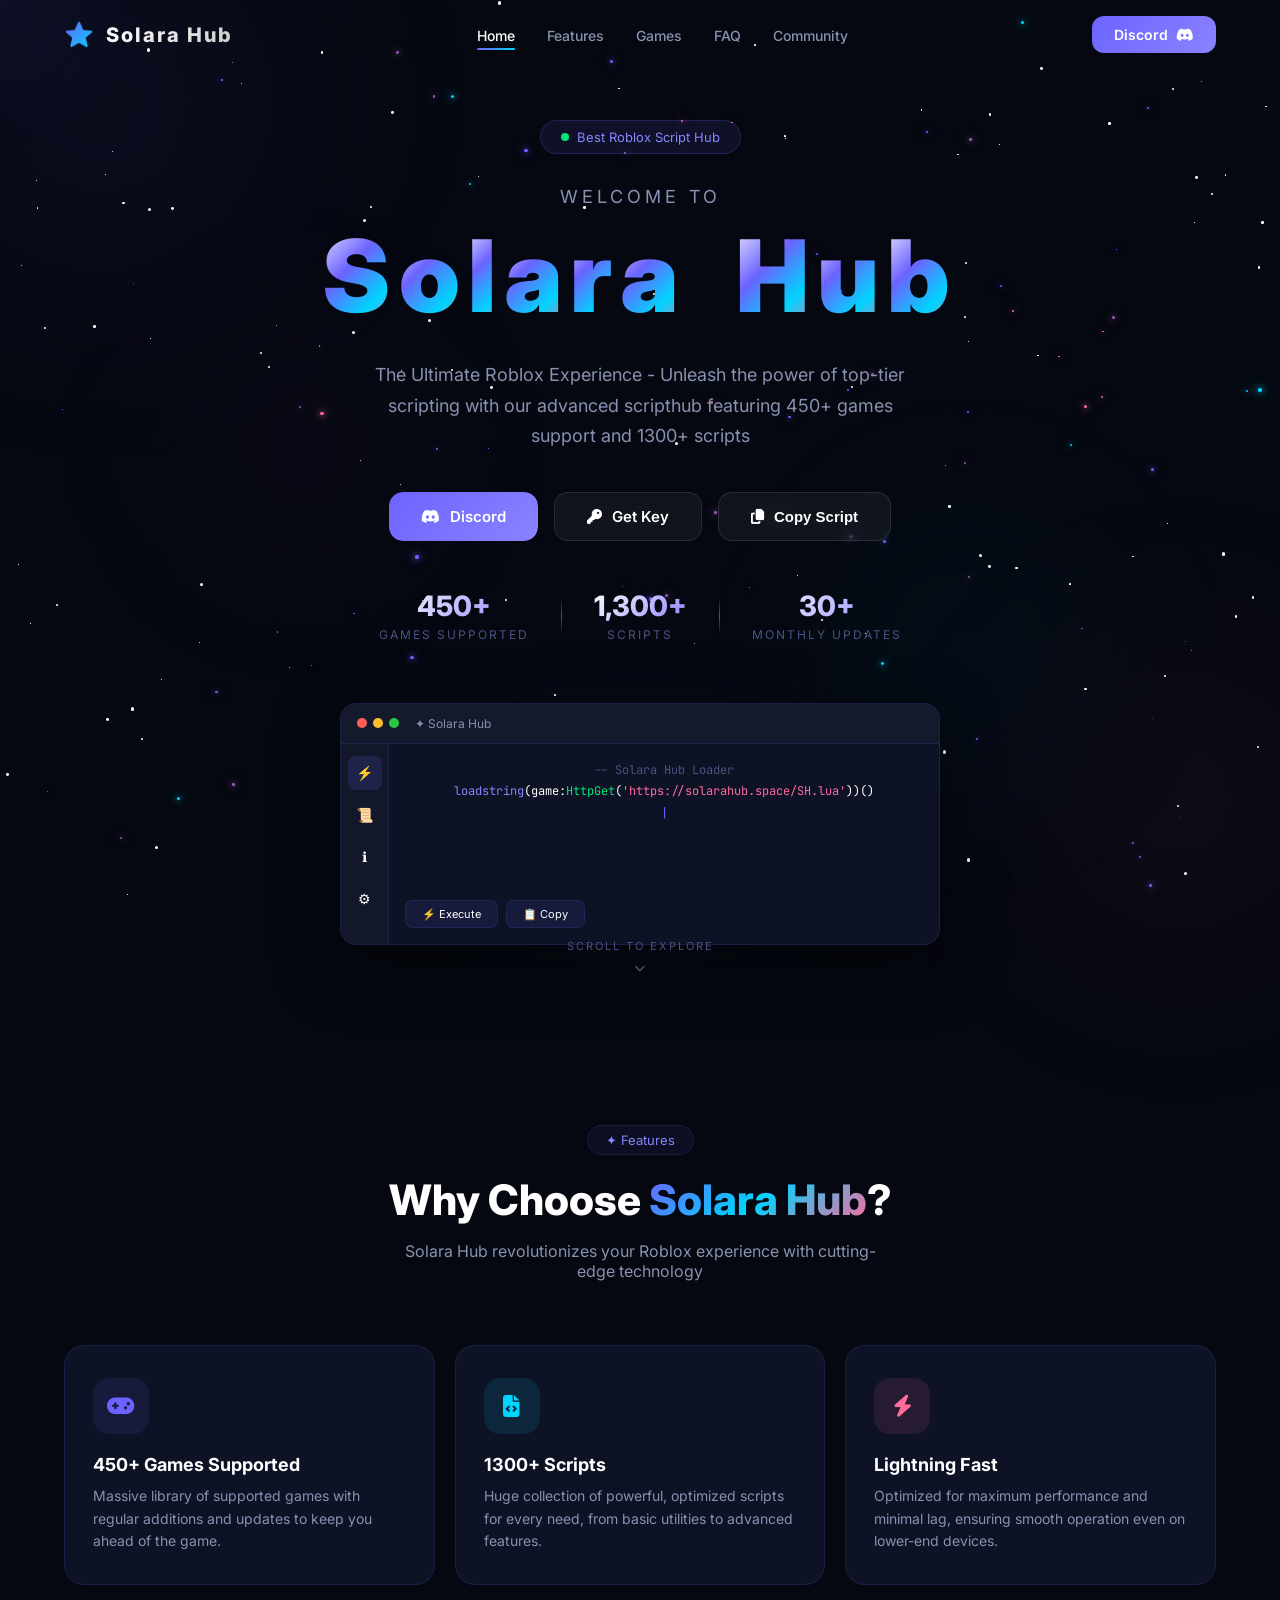
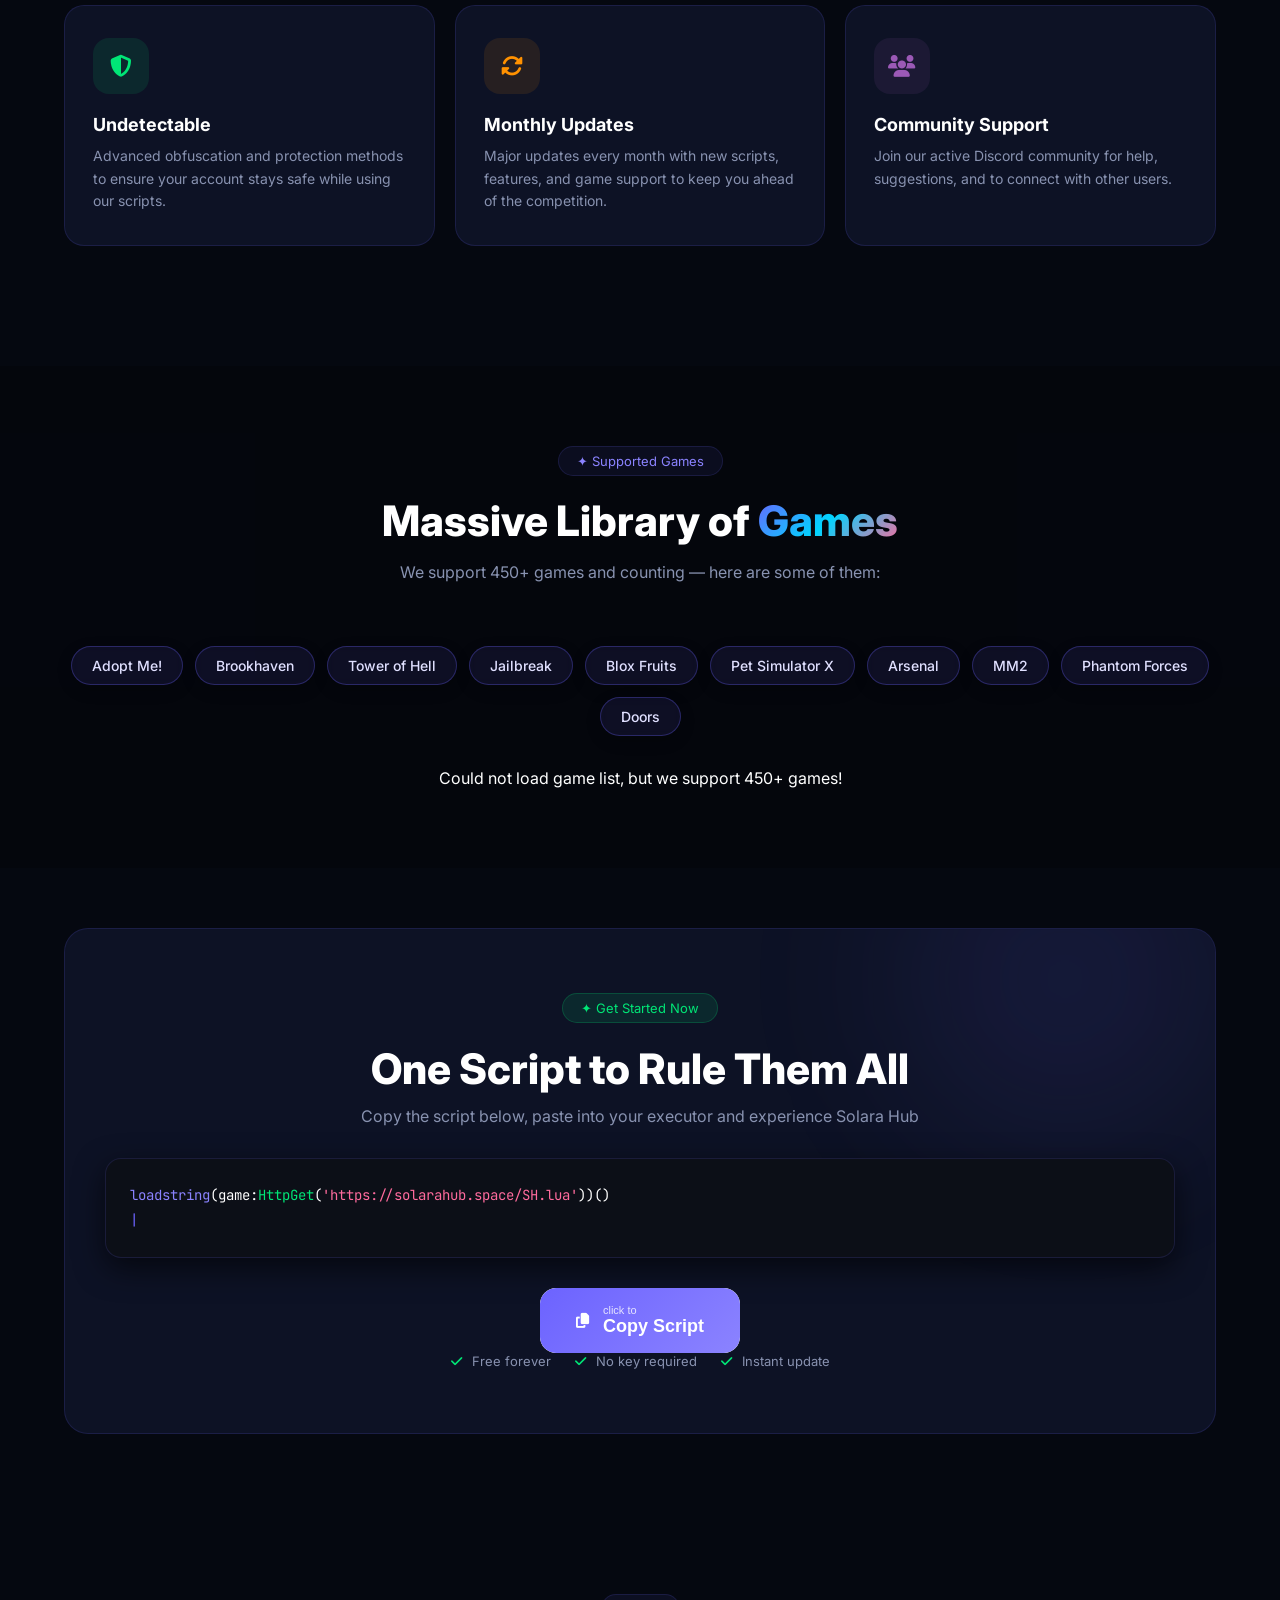
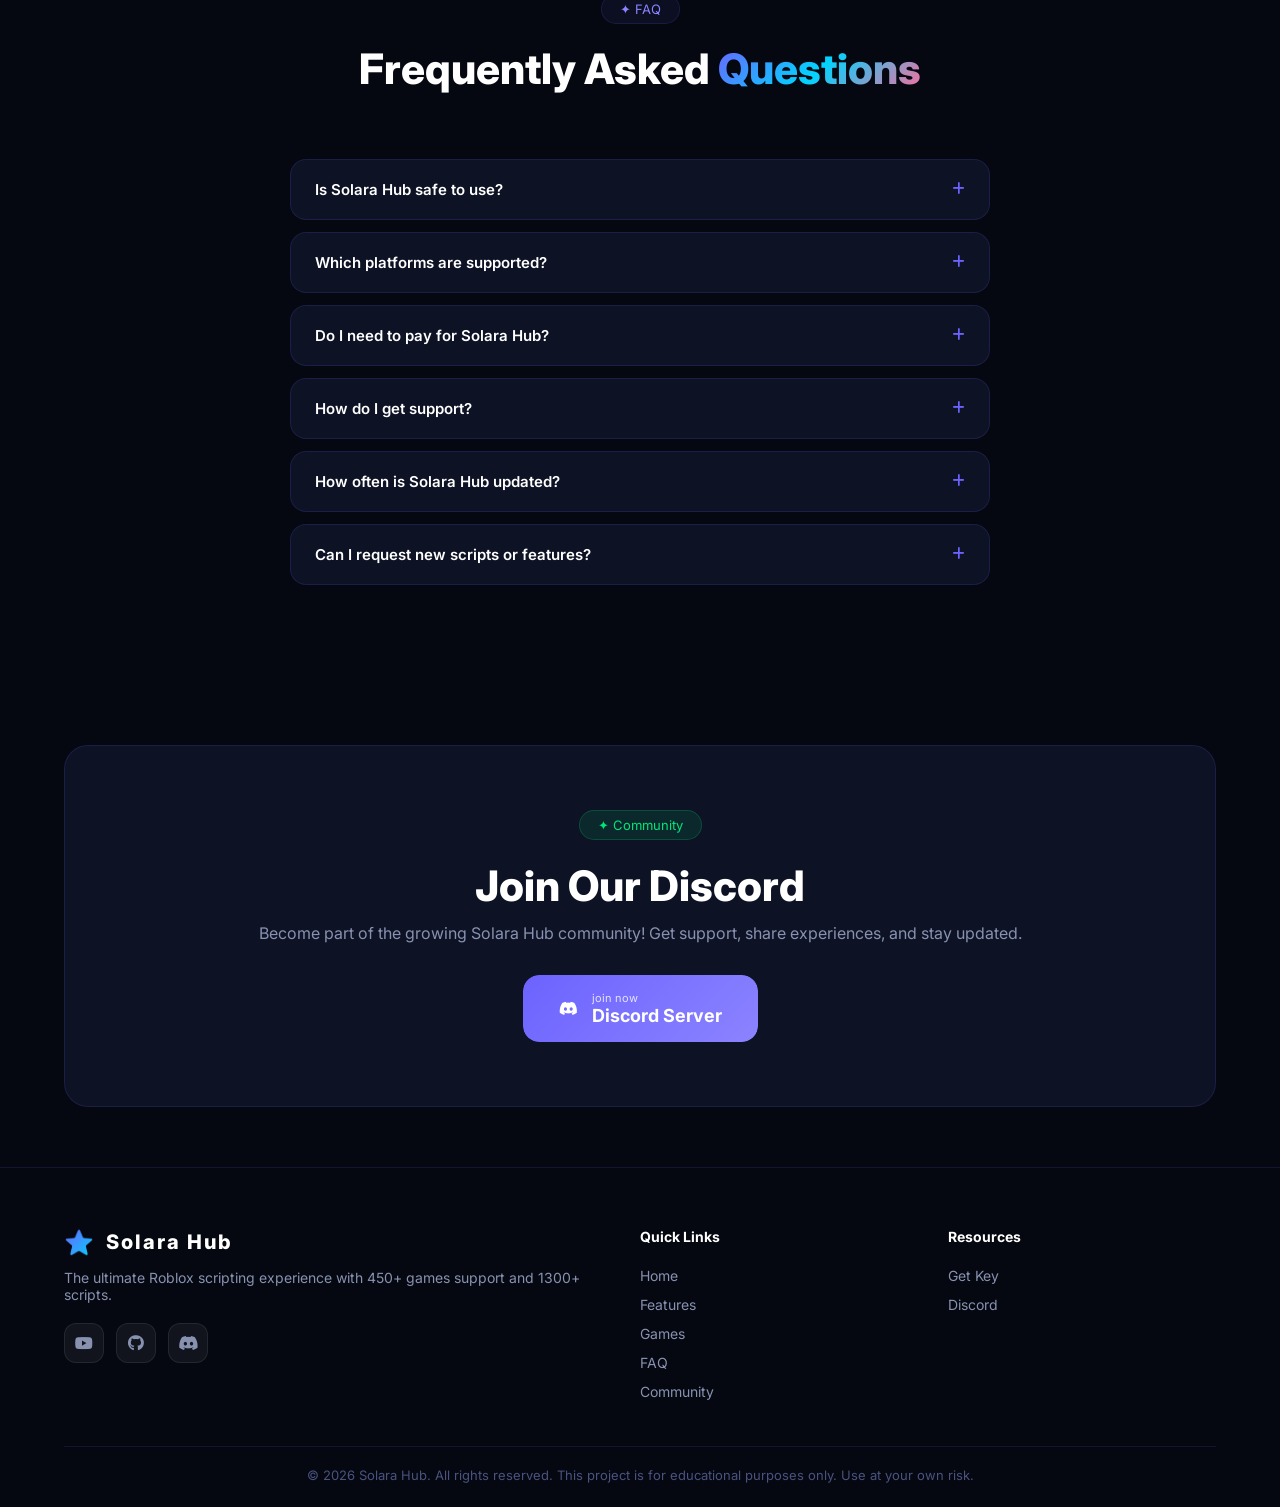
<file: index.html>
<!DOCTYPE html>
<html lang="en">
<head>
    <meta charset="UTF-8">
    <meta name="viewport" content="width=device-width, initial-scale=1.0">
    <title>Solara Hub — The Ultimate Roblox Script Hub</title>
    <link href="https://fonts.googleapis.com/css2?family=Inter:wght@300;400;500;600;700;800;900&family=JetBrains+Mono:wght@400;500&display=swap" rel="stylesheet">
    <link rel="stylesheet" href="https://cdnjs.cloudflare.com/ajax/libs/font-awesome/6.5.0/css/all.min.css">
    <link rel="icon" href="data:image/svg+xml,<svg xmlns='http://www.w3.org/2000/svg' viewBox='0 0 100 100'><text y='.9em' font-size='90' fill='%23a855f7'>⭐</text></svg>">
    <style>
        * {
            margin: 0;
            padding: 0;
            box-sizing: border-box;
        }

        :root {
            --bg-dark: #050810;
            --bg-deep: #0a0e1a;
            --bg-card: #0d1225;
            --bg-card-hover: #111836;
            --accent: #6c63ff;
            --accent-light: #8b83ff;
            --cyan: #00d4ff;
            --pink: #ff6b9d;
            --purple: #9b59b6;
            --green: #00e676;
            --orange: #ff9100;
            --text: #ffffff;
            --text-muted: #8892b0;
            --text-dim: #4a5280;
            --border: rgba(108, 99, 255, 0.15);
            --glow: rgba(108,  99, 255, 0.4);
        }

        html {
            scroll-behavior: smooth;
            overflow-x: hidden;
        }

        body {
            font-family: 'Inter', -apple-system, sans-serif;
            background: var(--bg-dark);
            color: var(--text);
            overflow-x: hidden;
        }

        .container {
            max-width: 1200px;
            margin: 0 auto;
            padding: 0 24px;
        }

        .stars-container {
            position: fixed;
            top: 0;
            left: 0;
            width: 100%;
            height: 100%;
            pointer-events: none;
            z-index: 0;
        }

        .star {
            position: absolute;
            border-radius: 50%;
            background: white;
            animation: twinkle var(--duration) ease-in-out infinite alternate;
            animation-delay: var(--delay);
        }

        .star.colored {
            box-shadow: 0 0 6px var(--color), 0 0 12px var(--color);
        }

        @keyframes twinkle {
            0% { opacity: var(--from-opacity); transform: scale(1); }
            100% { opacity: var(--to-opacity); transform: scale(1.3); }
        }

        .nebula {
            position: fixed;
            border-radius: 50%;
            pointer-events: none;
            z-index: 0;
            filter: blur(80px);
        }

        .nebula-1 {
            width: 600px;
            height: 600px;
            background: radial-gradient(circle, rgba(108, 99, 255, 0.08), transparent 70%);
            top: -200px;
            left: -200px;
            animation: nebulaDrift 20s ease-in-out infinite alternate;
        }

        .nebula-2 {
            width: 500px;
            height: 500px;
            background: radial-gradient(circle, rgba(255, 107, 157, 0.06), transparent 70%);
            bottom: -150px;
            right: -150px;
            animation: nebulaDrift 25s ease-in-out infinite alternate-reverse;
        }

        .nebula-3 {
            width: 400px;
            height: 400px;
            background: radial-gradient(circle, rgba(0, 212, 255, 0.05), transparent 70%);
            top: 50%;
            left: 60%;
            animation: nebulaDrift 18s ease-in-out infinite alternate;
        }

        .nebula-4 {
            width: 350px;
            height: 350px;
            background: radial-gradient(circle, rgba(155, 89, 182, 0.06), transparent 70%);
            top: 30%;
            left: 10%;
            animation: nebulaDrift 22s ease-in-out infinite alternate-reverse;
        }

        @keyframes nebulaDrift {
            0% { transform: translate(0, 0) scale(1); }
            50% { transform: translate(40px, -30px) scale(1.1); }
            100% { transform: translate(-20px, 20px) scale(0.95); }
        }

        .shooting-star {
            position: fixed;
            width: 150px;
            height: 1px;
            background: linear-gradient(90deg, white, transparent);
            opacity: 0;
            z-index: 1;
            animation: shoot var(--shoot-duration, 3s) linear infinite;
            animation-delay: var(--shoot-delay, 0s);
            top: var(--shoot-top, 20%);
            left: -150px;
            transform: rotate(-15deg);
        }

        .shooting-star:nth-child(1) { --shoot-duration: 2.5s; --shoot-delay: 1s; --shoot-top: 15%; }
        .shooting-star:nth-child(2) { --shoot-duration: 3.5s; --shoot-delay: 4s; --shoot-top: 35%; }
        .shooting-star:nth-child(3) { --shoot-duration: 2s; --shoot-delay: 7s; --shoot-top: 55%; }
        .shooting-star:nth-child(4) { --shoot-duration: 4s; --shoot-delay: 10s; --shoot-top: 25%; }
        .shooting-star:nth-child(5) { --shoot-duration: 3s; --shoot-delay: 14s; --shoot-top: 70%; }

        @keyframes shoot {
            0% { left: -150px; opacity: 0; }
            5% { opacity: 1; }
            70% { opacity: 1; }
            100% { left: 110vw; opacity: 0; }
        }

        .cursor-glow {
            position: fixed;
            width: 300px;
            height: 300px;
            background: radial-gradient(circle, rgba(108, 99, 255, 0.06), transparent 70%);
            border-radius: 50%;
            pointer-events: none;
            z-index: 1;
            transform: translate(-50%, -50%);
            transition: transform 0.1s ease;
        }

        .navbar {
            position: fixed;
            top: 0;
            left: 0;
            right: 0;
            z-index: 1000;
            padding: 16px 0;
            transition: all 0.3s ease;
        }

        .navbar.scrolled {
            background: rgba(5, 8, 16, 0.9);
            backdrop-filter: blur(20px);
            border-bottom: 1px solid var(--border);
            padding: 10px 0;
        }

        .nav-container {
            max-width: 1200px;
            margin: 0 auto;
            padding: 0 24px;
            display: flex;
            align-items: center;
            justify-content: space-between;
        }

        .nav-logo {
            display: flex;
            align-items: center;
            gap: 10px;
            text-decoration: none;
            color: white;
            font-size: 20px;
            font-weight: 800;
            letter-spacing: 2px;
        }

        .logo-icon {
            font-size: 24px;
            background: linear-gradient(135deg, var(--accent), var(--cyan));
            -webkit-background-clip: text;
            -webkit-text-fill-color: transparent;
            animation: logoSpin 4s linear infinite;
        }

        @keyframes logoSpin {
            0%, 100% { transform: rotate(0deg) scale(1); }
            25% { transform: rotate(90deg) scale(1.1); }
            50% { transform: rotate(180deg) scale(1); }
            75% { transform: rotate(270deg) scale(1.1); }
        }

        .logo-text {
            background: linear-gradient(135deg, #fff, #ccc);
            -webkit-background-clip: text;
            -webkit-text-fill-color: transparent;
        }

        .nav-links {
            display: flex;
            list-style: none;
            gap: 32px;
        }

        .nav-link {
            color: var(--text-muted);
            text-decoration: none;
            font-size: 14px;
            font-weight: 500;
            transition: all 0.3s ease;
            position: relative;
            padding: 4px 0;
        }

        .nav-link::after {
            content: '';
            position: absolute;
            bottom: -2px;
            left: 0;
            width: 0;
            height: 2px;
            background: linear-gradient(90deg, var(--accent), var(--cyan));
            border-radius: 2px;
            transition: width 0.3s ease;
        }

        .nav-link:hover, .nav-link.active {
            color: white;
        }

        .nav-link:hover::after, .nav-link.active::after {
            width: 100%;
        }

        .nav-cta {
            display: flex;
            align-items: center;
            gap: 8px;
            padding: 10px 22px;
            background: linear-gradient(135deg, var(--accent), #8b83ff);
            color: white;
            text-decoration: none;
            border-radius: 12px;
            font-size: 14px;
            font-weight: 600;
            transition: all 0.3s ease;
            overflow: hidden;
        }

        .nav-cta:hover {
            transform: translateY(-2px);
            box-shadow: 0 8px 30px rgba(108, 99, 255, 0.4);
        }

        .mobile-toggle {
            display: none;
            flex-direction: column;
            gap: 5px;
            background: none;
            border: none;
            cursor: pointer;
            padding: 5px;
        }

        .mobile-toggle span {
            width: 24px;
            height: 2px;
            background: white;
            border-radius: 2px;
            transition: all 0.3s ease;
        }

        .hero {
            min-height: 100vh;
            display: flex;
            flex-direction: column;
            align-items: center;
            justify-content: center;
            position: relative;
            z-index: 2;
            padding: 120px 24px 60px;
            text-align: center;
        }

        .hero-content {
            max-width: 800px;
        }

        .hero-badge {
            display: inline-flex;
            align-items: center;
            gap: 8px;
            padding: 8px 20px;
            background: rgba(108, 99, 255, 0.1);
            border: 1px solid rgba(108, 99, 255, 0.2);
            border-radius: 50px;
            font-size: 13px;
            color: var(--accent-light);
            margin-bottom: 32px;
            animation: badgePulse 3s ease-in-out infinite;
        }

        .badge-dot {
            width: 8px;
            height: 8px;
            background: var(--green);
            border-radius: 50%;
            animation: dotPulse 2s ease-in-out infinite;
        }

        @keyframes dotPulse {
            0%, 100% { opacity: 1; transform: scale(1); }
            50% { opacity: 0.5; transform: scale(0.8); }
        }

        @keyframes badgePulse {
            0%, 100% { box-shadow: 0 0 0 0 rgba(108, 99, 255, 0.1); }
            50% { box-shadow: 0 0 0 8px rgba(108, 99, 255, 0); }
        }

        .hero-title {
            margin-bottom: 24px;
        }

        .title-line {
            display: block;
            font-size: 18px;
            font-weight: 400;
            color: var(--text-muted);
            letter-spacing: 4px;
            text-transform: uppercase;
            margin-bottom: 8px;
        }

        .title-main {
            display: inline-flex;
            font-size: clamp(60px, 12vw, 100px);
            font-weight: 900;
            letter-spacing: 8px;
        }

        .letter {
            display: inline-block;
            background: linear-gradient(135deg, #ffffff 0%, var(--accent) 40%, var(--cyan) 70%, var(--pink) 100%);
            -webkit-background-clip: text;
            -webkit-text-fill-color: transparent;
            animation: letterFloat 3s ease-in-out infinite;
            animation-delay: calc(var(--i) * 0.15s);
        }

        .letter.space {
            min-width: 0.5em;
        }

        @keyframes letterFloat {
            0%, 100% { transform: translateY(0); }
            50% { transform: translateY(-8px); }
        }

        .hero-subtitle {
            font-size: 18px;
            color: var(--text-muted);
            line-height: 1.7;
            margin-bottom: 40px;
            max-width: 550px;
            margin-left: auto;
            margin-right: auto;
        }

        .hero-buttons {
            display: flex;
            gap: 16px;
            justify-content: center;
            flex-wrap: wrap;
            margin-bottom: 48px;
        }

        .btn {
            position: relative;
            display: inline-flex;
            align-items: center;
            text-decoration: none;
            border-radius: 14px;
            font-weight: 600;
            font-size: 15px;
            transition: all 0.3s ease;
            overflow: hidden;
            cursor: pointer;
            border: none;
        }

        .btn-content {
            position: relative;
            z-index: 2;
            display: flex;
            align-items: center;
            gap: 10px;
            padding: 14px 32px;
        }

        .btn-primary {
            color: white;
        }

        .btn-primary .btn-bg {
            position: absolute;
            inset: 0;
            background: linear-gradient(135deg, var(--accent), #8b83ff, var(--cyan));
            background-size: 200% 200%;
            animation: gradientShift 3s ease infinite;
            z-index: 1;
            border-radius: 14px;
        }

        @keyframes gradientShift {
            0% { background-position: 0% 50%; }
            50% { background-position: 100% 50%; }
            100% { background-position: 0% 50%; }
        }

        .btn-primary:hover {
            transform: translateY(-3px);
            box-shadow: 0 12px 40px rgba(108, 99, 255, 0.5);
        }

        .btn-primary:active {
            transform: translateY(-1px) scale(0.98);
        }

        .btn-secondary {
            color: white;
            background: rgba(255, 255, 255, 0.05);
            border: 1px solid rgba(255, 255, 255, 0.1);
            backdrop-filter: blur(10px);
        }

        .btn-secondary:hover {
            background: rgba(255, 255, 255, 0.1);
            border-color: rgba(108, 99, 255, 0.3);
            transform: translateY(-3px);
            box-shadow: 0 8px 30px rgba(108, 99, 255, 0.2);
        }

        .hero-stats {
            display: flex;
            align-items: center;
            justify-content: center;
            gap: 32px;
        }

        .hero-stat {
            text-align: center;
        }

        .stat-number {
            display: block;
            font-size: 28px;
            font-weight: 800;
            background: linear-gradient(135deg, white, var(--accent-light));
            -webkit-background-clip: text;
            -webkit-text-fill-color: transparent;
        }

        .stat-label {
            font-size: 12px;
            color: var(--text-dim);
            text-transform: uppercase;
            letter-spacing: 2px;
            margin-top: 4px;
        }

        .hero-stat-divider {
            width: 1px;
            height: 40px;
            background: linear-gradient(to bottom, transparent, var(--text-dim), transparent);
        }

        .hero-preview {
            margin-top: 60px;
            position: relative;
        }

        .preview-window {
            background: var(--bg-card);
            border-radius: 16px;
            border: 1px solid var(--border);
            overflow: hidden;
            width: 600px;
            max-width: 90vw;
            margin: 0 auto;
            box-shadow: 0 20px 60px rgba(0, 0, 0, 0.5);
            position: relative;
            z-index: 2;
        }

        .preview-glow {
            position: absolute;
            inset: -20px;
            background: radial-gradient(ellipse at center, rgba(108, 99, 255, 0.15), transparent 70%);
            z-index: 1;
            filter: blur(40px);
        }

        .preview-titlebar {
            display: flex;
            align-items: center;
            padding: 12px 16px;
            background: rgba(255, 255, 255, 0.03);
            border-bottom: 1px solid var(--border);
        }

        .preview-dots {
            display: flex;
            gap: 6px;
            margin-right: 16px;
        }

        .dot {
            width: 10px;
            height: 10px;
            border-radius: 50%;
            background: var(--text-dim);
        }

        .dot.red { background: #ff5f57; }
        .dot.yellow { background: #ffbd2e; }
        .dot.green { background: #28c840; }

        .preview-title {
            font-size: 12px;
            color: var(--text-muted);
        }

        .preview-body {
            display: flex;
            min-height: 200px;
        }

        .preview-sidebar {
            width: 48px;
            background: rgba(255, 255, 255, 0.02);
            border-right: 1px solid var(--border);
            display: flex;
            flex-direction: column;
            align-items: center;
            padding: 12px 0;
            gap: 8px;
        }

        .preview-nav-item {
            width: 34px;
            height: 34px;
            display: flex;
            align-items: center;
            justify-content: center;
            border-radius: 8px;
            font-size: 14px;
            cursor: default;
            transition: background 0.2s;
        }

        .preview-nav-item.active {
            background: rgba(108, 99, 255, 0.15);
        }

        .preview-content {
            flex: 1;
            padding: 16px;
            display: flex;
            flex-direction: column;
            justify-content: space-between;
        }

        .preview-code {
            font-family: 'JetBrains Mono', monospace;
            font-size: 12px;
            line-height: 1.8;
        }

        .code-comment { color: #4a5280; }
        .code-keyword { color: var(--accent-light); }
        .code-var { color: var(--cyan); }
        .code-func { color: var(--green); }
        .code-string { color: var(--pink); }
        .code-cursor {
            color: var(--accent);
            animation: cursorBlink 1s step-end infinite;
        }

        @keyframes cursorBlink {
            0%, 100% { opacity: 1; }
            50% { opacity: 0; }
        }

        .preview-buttons {
            display: flex;
            gap: 8px;
            margin-top: 16px;
        }

        .preview-btn {
            padding: 6px 16px;
            border-radius: 8px;
            font-size: 11px;
            background: rgba(108, 99, 255, 0.1);
            border: 1px solid rgba(108, 99, 255, 0.15);
            color: white;
            cursor: default;
            transition: all 0.2s;
        }

        .preview-btn:hover {
            background: rgba(108, 99, 255, 0.2);
        }

        .hero-scroll {
            position: absolute;
            bottom: 30px;
            left: 50%;
            transform: translateX(-50%);
            display: flex;
            flex-direction: column;
            align-items: center;
            gap: 8px;
            color: var(--text-dim);
            font-size: 11px;
            letter-spacing: 2px;
            text-transform: uppercase;
        }

        .scroll-arrow {
            animation: scrollBounce 2s ease-in-out infinite;
        }

        @keyframes scrollBounce {
            0%, 100% { transform: translateY(0); }
            50% { transform: translateY(8px); }
        }

        .section-header {
            text-align: center;
            margin-bottom: 64px;
        }

        .section-badge {
            display: inline-block;
            padding: 6px 18px;
            background: rgba(108, 99, 255, 0.08);
            border: 1px solid rgba(108, 99, 255, 0.15);
            border-radius: 50px;
            font-size: 13px;
            color: var(--accent-light);
            margin-bottom: 20px;
        }

        .section-title {
            font-size: clamp(28px, 5vw, 42px);
            font-weight: 800;
            margin-bottom: 16px;
            line-height: 1.2;
        }

        .gradient-text {
            background: linear-gradient(135deg, var(--accent), var(--cyan), var(--pink));
            -webkit-background-clip: text;
            -webkit-text-fill-color: transparent;
        }

        .section-subtitle {
            font-size: 16px;
            color: var(--text-muted);
            max-width: 500px;
            margin: 0 auto;
        }

        .features {
            position: relative;
            z-index: 2;
            padding: 120px 0;
        }

        .features-grid {
            display: grid;
            grid-template-columns: repeat(3, 1fr);
            gap: 20px;
        }

        .feature-card {
            background: var(--bg-card);
            border: 1px solid var(--border);
            border-radius: 20px;
            padding: 32px 28px;
            transition: all 0.4s cubic-bezier(0.4, 0, 0.2, 1);
            position: relative;
            overflow: hidden;
        }

        .feature-card:hover {
            transform: translateY(-8px);
            border-color: rgba(108, 99, 255, 0.3);
            box-shadow: 0 20px 50px rgba(108, 99, 255, 0.15);
        }

        .feature-card .feature-decoration {
            position: absolute;
            top: 0;
            left: 0;
            right: 0;
            height: 2px;
            background: linear-gradient(90deg, transparent, var(--accent), transparent);
            opacity: 0;
            transition: opacity 0.4s ease;
        }

        .feature-card:hover .feature-decoration {
            opacity: 1;
        }

        .feature-icon {
            width: 56px;
            height: 56px;
            border-radius: 16px;
            display: flex;
            align-items: center;
            justify-content: center;
            font-size: 22px;
            margin-bottom: 20px;
            position: relative;
            background: rgba(108, 99, 255, 0.1);
            color: var(--accent);
        }

        .feature-icon.cyan { background: rgba(0, 212, 255, 0.1); color: var(--cyan); }
        .feature-icon.pink { background: rgba(255, 107, 157, 0.1); color: var(--pink); }
        .feature-icon.green { background: rgba(0, 230, 118, 0.1); color: var(--green); }
        .feature-icon.orange { background: rgba(255, 145, 0, 0.1); color: var(--orange); }
        .feature-icon.purple { background: rgba(155, 89, 182, 0.1); color: var(--purple); }

        .icon-glow {
            position: absolute;
            inset: -10px;
            background: radial-gradient(circle, rgba(108, 99, 255, 0.2), transparent 70%);
            border-radius: 50%;
            opacity: 0;
            transition: opacity 0.4s ease;
        }

        .icon-glow.cyan { background: radial-gradient(circle, rgba(0, 212, 255, 0.2), transparent 70%); }
        .icon-glow.pink { background: radial-gradient(circle, rgba(255, 107, 157, 0.2), transparent 70%); }
        .icon-glow.green { background: radial-gradient(circle, rgba(0, 230, 118, 0.2), transparent 70%); }
        .icon-glow.orange { background: radial-gradient(circle, rgba(255, 145, 0, 0.2), transparent 70%); }
        .icon-glow.purple { background: radial-gradient(circle, rgba(155, 89, 182, 0.2), transparent 70%); }

        .feature-card:hover .icon-glow { opacity: 1; }

        .feature-card h3 {
            font-size: 18px;
            font-weight: 700;
            margin-bottom: 10px;
        }

        .feature-card p {
            color: var(--text-muted);
            font-size: 14px;
            line-height: 1.6;
        }

        .games-section {
            position: relative;
            z-index: 2;
            padding: 80px 0;
            background: rgba(0,0,0,0.2);
        }

        .games-grid {
            display: flex;
            flex-wrap: wrap;
            gap: 12px;
            justify-content: center;
            margin-top: 40px;
        }

        .game-tag {
            background: rgba(108, 99, 255, 0.1);
            border: 1px solid rgba(108, 99, 255, 0.3);
            backdrop-filter: blur(4px);
            padding: 10px 20px;
            border-radius: 40px;
            font-weight: 500;
            color: #e0e0ff;
            transition: all 0.3s ease;
            font-size: 14px;
            box-shadow: 0 5px 15px rgba(0,0,0,0.2);
        }

        .game-tag:hover {
            border-color: var(--accent);
            transform: translateY(-3px);
            box-shadow: 0 10px 25px rgba(108, 99, 255, 0.3);
            background: rgba(108, 99, 255, 0.2);
            color: white;
        }

        .download-section {
            position: relative;
            z-index: 2;
            padding: 60px 0;
        }

        .download-card {
            background: var(--bg-card);
            border: 1px solid var(--border);
            border-radius: 24px;
            padding: 64px 40px;
            text-align: center;
            position: relative;
            overflow: hidden;
        }

        .download-bg {
            position: absolute;
            inset: 0;
            overflow: hidden;
        }

        .download-nebula {
            position: absolute;
            width: 500px;
            height: 500px;
            background: radial-gradient(circle, rgba(108, 99, 255, 0.12), transparent 70%);
            top: -200px;
            right: -100px;
            filter: blur(60px);
        }

        .download-content {
            position: relative;
            z-index: 2;
        }

        .download-badge {
            display: inline-block;
            padding: 6px 18px;
            background: rgba(0, 230, 118, 0.1);
            border: 1px solid rgba(0, 230, 118, 0.2);
            border-radius: 50px;
            font-size: 13px;
            color: var(--green);
            margin-bottom: 20px;
        }

        .download-content h2 {
            font-size: 42px;
            font-weight: 800;
            margin-bottom: 12px;
        }

        .download-content p {
            font-size: 16px;
            color: var(--text-muted);
            margin-bottom: 32px;
        }

        .script-box {
            background: #0c0f17;
            border-radius: 16px;
            padding: 24px;
            margin: 30px 0;
            border: 1px solid var(--border);
            font-family: 'JetBrains Mono', monospace;
            text-align: left;
            position: relative;
            box-shadow: 0 10px 30px rgba(0,0,0,0.6);
        }

        .script-box .preview-code {
            font-size: 14px;
        }

        .btn-download {
            display: inline-flex;
            color: white;
            border-radius: 16px;
        }

        .btn-download .btn-bg {
            position: absolute;
            inset: 0;
            background: linear-gradient(135deg, var(--accent), #8b83ff, var(--cyan));
            background-size: 200% 200%;
            animation: gradientShift 3s ease infinite;
            z-index: 1;
            border-radius: 16px;
        }

        .btn-download .btn-content {
            padding: 16px 36px;
            gap: 14px;
        }

        .btn-download:hover {
            transform: translateY(-3px);
            box-shadow: 0 16px 50px rgba(108, 99, 255, 0.5);
        }

        .btn-text {
            display: flex;
            flex-direction: column;
            text-align: left;
        }

        .btn-small {
            font-size: 11px;
            opacity: 0.8;
            font-weight: 400;
        }

        .btn-large {
            font-size: 18px;
            font-weight: 700;
        }

        .download-info {
            display: flex;
            gap: 24px;
            justify-content: center;
            color: var(--text-muted);
            font-size: 13px;
        }

        .download-info i {
            color: var(--green);
            margin-right: 6px;
        }

        .faq-section {
            position: relative;
            z-index: 2;
            padding: 100px 0;
        }

        .faq-list {
            max-width: 700px;
            margin: 0 auto;
            display: flex;
            flex-direction: column;
            gap: 12px;
        }

        .faq-item {
            background: var(--bg-card);
            border: 1px solid var(--border);
            border-radius: 16px;
            overflow: hidden;
            transition: all 0.3s ease;
        }

        .faq-item:hover {
            border-color: rgba(108, 99, 255, 0.25);
        }

        .faq-item.active {
            border-color: rgba(108, 99, 255, 0.3);
            box-shadow: 0 8px 30px rgba(108, 99, 255, 0.1);
        }

        .faq-question {
            display: flex;
            justify-content: space-between;
            align-items: center;
            padding: 20px 24px;
            cursor: pointer;
            font-weight: 600;
            font-size: 15px;
            transition: color 0.3s ease;
        }

        .faq-question:hover { color: var(--accent-light); }

        .faq-question i {
            font-size: 14px;
            color: var(--accent);
            transition: transform 0.3s ease;
        }

        .faq-item.active .faq-question i {
            transform: rotate(45deg);
        }

        .faq-answer {
            max-height: 0;
            overflow: hidden;
            transition: max-height 0.4s ease-out, padding 0.3s ease;
        }

        .faq-item.active .faq-answer {
            max-height: 200px;
            padding: 0 24px 20px;
        }

        .faq-answer p {
            color: var(--text-muted);
            font-size: 14px;
            line-height: 1.7;
        }

        .footer {
            position: relative;
            z-index: 2;
            border-top: 1px solid var(--border);
            padding: 60px 0 24px;
        }

        .footer-grid {
            display: grid;
            grid-template-columns: 2fr 1fr 1fr;
            gap: 40px;
            margin-bottom: 40px;
        }

        .footer-logo {
            display: flex;
            align-items: center;
            gap: 10px;
            font-size: 20px;
            font-weight: 800;
            letter-spacing: 2px;
            margin-bottom: 12px;
            color: white;
        }

        .footer-brand p {
            color: var(--text-muted);
            font-size: 14px;
            margin-bottom: 20px;
        }

        .footer-socials {
            display: flex;
            gap: 12px;
        }

        .social-link {
            width: 40px;
            height: 40px;
            display: flex;
            align-items: center;
            justify-content: center;
            border-radius: 12px;
            background: rgba(255, 255, 255, 0.05);
            border: 1px solid rgba(255, 255, 255, 0.08);
            color: var(--text-muted);
            text-decoration: none;
            font-size: 16px;
            transition: all 0.3s ease;
        }

        .social-link:hover {
            background: rgba(108, 99, 255, 0.15);
            border-color: rgba(108, 99, 255, 0.3);
            color: var(--accent-light);
            transform: translateY(-3px);
        }

        .footer-links h4 {
            font-size: 14px;
            font-weight: 700;
            margin-bottom: 16px;
            color: white;
        }

        .footer-links a {
            display: block;
            color: var(--text-muted);
            text-decoration: none;
            font-size: 14px;
            padding: 6px 0;
            transition: color 0.3s ease;
        }

        .footer-links a:hover {
            color: var(--accent-light);
        }

        .footer-bottom {
            border-top: 1px solid var(--border);
            padding-top: 20px;
            text-align: center;
        }

        .footer-bottom p {
            color: var(--text-dim);
            font-size: 13px;
        }

        .toast {
            position: fixed;
            bottom: 30px;
            left: 50%;
            transform: translateX(-50%) translateY(20px);
            background: var(--bg-card);
            border: 1px solid var(--accent);
            border-radius: 60px;
            padding: 14px 30px;
            color: white;
            font-weight: 500;
            backdrop-filter: blur(10px);
            z-index: 9999;
            opacity: 0;
            transition: opacity 0.3s, transform 0.3s;
            box-shadow: 0 0 30px var(--accent);
            display: flex;
            align-items: center;
            gap: 10px;
        }

        .toast.show {
            opacity: 1;
            transform: translateX(-50%) translateY(0);
        }

        .toast i {
            color: var(--green);
            font-size: 18px;
        }

        [data-aos] {
            opacity: 0;
            transform: translateY(30px);
            transition: all 0.7s cubic-bezier(0.4, 0, 0.2, 1);
        }

        [data-aos].aos-animate {
            opacity: 1;
            transform: translateY(0);
        }

        [data-aos="fade-down"] {
            transform: translateY(-30px);
        }

        [data-aos="fade-down"].aos-animate {
            transform: translateY(0);
        }

        [data-aos="fade-right"] {
            transform: translateX(-40px);
        }

        [data-aos="fade-right"].aos-animate {
            transform: translateX(0);
        }

        [data-aos="fade-left"] {
            transform: translateX(40px);
        }

        [data-aos="fade-left"].aos-animate {
            transform: translateX(0);
        }

        [data-aos="zoom-in"] {
            transform: scale(0.9);
        }

        [data-aos="zoom-in"].aos-animate {
            transform: scale(1);
        }

        @media (max-width: 1024px) {
            .features-grid {
                grid-template-columns: repeat(2, 1fr);
            }
            .footer-grid {
                grid-template-columns: 1fr 1fr;
            }
        }

        @media (max-width: 768px) {
            .nav-links { display: none; }
            .nav-cta { display: none; }
            .mobile-toggle { display: flex; }

            .features-grid {
                grid-template-columns: 1fr;
            }

            .hero-stats {
                flex-direction: column;
                gap: 16px;
            }

            .hero-stat-divider {
                width: 40px;
                height: 1px;
            }

            .footer-grid {
                grid-template-columns: 1fr;
            }

            .download-content h2 {
                font-size: 28px;
            }

            .title-main {
                letter-spacing: 4px;
            }
        }

        @media (max-width: 480px) {
            .download-info {
                flex-direction: column;
                gap: 8px;
            }
        }

        ::-webkit-scrollbar {
            width: 8px;
        }

        ::-webkit-scrollbar-track {
            background: var(--bg-dark);
        }

        ::-webkit-scrollbar-thumb {
            background: rgba(108, 99, 255, 0.3);
            border-radius: 4px;
        }

        ::-webkit-scrollbar-thumb:hover {
            background: rgba(108, 99, 255, 0.5);
        }

        ::selection {
            background: rgba(108, 99, 255, 0.3);
            color: white;
        }
    </style>
</head>
<body>
    <div class="stars-container" id="starsContainer"></div>
    <div class="nebula nebula-1"></div>
    <div class="nebula nebula-2"></div>
    <div class="nebula nebula-3"></div>
    <div class="nebula nebula-4"></div>

    <div class="shooting-stars">
        <div class="shooting-star"></div>
        <div class="shooting-star"></div>
        <div class="shooting-star"></div>
        <div class="shooting-star"></div>
        <div class="shooting-star"></div>
    </div>

    <div class="cursor-glow" id="cursorGlow"></div>

    <nav class="navbar" id="navbar">
        <div class="nav-container">
            <a href="#" class="nav-logo">
                <span class="logo-icon">⭐</span>
                <span class="logo-text">Solara Hub</span>
            </a>
            <ul class="nav-links">
                <li><a href="#home" class="nav-link active">Home</a></li>
                <li><a href="#features" class="nav-link">Features</a></li>
                <li><a href="#games" class="nav-link">Games</a></li>
                <li><a href="#faq" class="nav-link">FAQ</a></li>
                <li><a href="#community" class="nav-link">Community</a></li>
            </ul>
            <a href="https://discord.gg/DPCKQRJmdF" class="nav-cta" target="_blank">
                <span>Discord</span>
                <i class="fab fa-discord"></i>
            </a>
            <button class="mobile-toggle" id="mobileToggle">
                <span></span>
                <span></span>
                <span></span>
            </button>
        </div>
    </nav>

    <section class="hero" id="home">
        <div class="hero-content">
            <div class="hero-badge" data-aos="fade-down">
                <span class="badge-dot"></span>
                <span>Best Roblox Script Hub</span>
            </div>

            <h1 class="hero-title" data-aos="fade-up">
                <span class="title-line">Welcome to</span>
                <span class="title-main">
                    <span class="letter" style="--i:0">S</span>
                    <span class="letter" style="--i:1">o</span>
                    <span class="letter" style="--i:2">l</span>
                    <span class="letter" style="--i:3">a</span>
                    <span class="letter" style="--i:4">r</span>
                    <span class="letter" style="--i:5">a</span>
                    <span class="letter space" style="--i:6">&nbsp;</span>
                    <span class="letter" style="--i:7">H</span>
                    <span class="letter" style="--i:8">u</span>
                    <span class="letter" style="--i:9">b</span>
                </span>
            </h1>

            <p class="hero-subtitle" data-aos="fade-up" data-aos-delay="200">
                The Ultimate Roblox Experience - Unleash the power of top-tier scripting with our advanced scripthub featuring 450+ games support and 1300+ scripts
            </p>

            <div class="hero-buttons" data-aos="fade-up" data-aos-delay="400">
                <a href="https://discord.gg/DPCKQRJmdF" class="btn btn-primary" target="_blank">
                    <span class="btn-bg"></span>
                    <span class="btn-content">
                        <i class="fab fa-discord"></i>
                        <span>Discord</span>
                    </span>
                </a>
                <a href="get-key.html" class="btn btn-secondary">
                    <span class="btn-content">
                        <i class="fas fa-key"></i>
                        <span>Get Key</span>
                    </span>
                </a>
                <button class="btn btn-secondary" id="copyScriptFromHero">
                    <span class="btn-content">
                        <i class="fas fa-copy"></i>
                        <span>Copy Script</span>
                    </span>
                </button>
            </div>

            <div class="hero-stats" data-aos="fade-up" data-aos-delay="600">
                <div class="hero-stat">
                    <span class="stat-number" data-target="450">0</span>
                    <span class="stat-label">Games Supported</span>
                </div>
                <div class="hero-stat-divider"></div>
                <div class="hero-stat">
                    <span class="stat-number" data-target="1300">0</span>
                    <span class="stat-label">Scripts</span>
                </div>
                <div class="hero-stat-divider"></div>
                <div class="hero-stat">
                    <span class="stat-number" data-target="30">0</span>
                    <span class="stat-label">Monthly Updates</span>
                </div>
            </div>
        </div>

        <div class="hero-preview" data-aos="zoom-in" data-aos-delay="500">
            <div class="preview-window">
                <div class="preview-titlebar">
                    <div class="preview-dots">
                        <span class="dot red"></span>
                        <span class="dot yellow"></span>
                        <span class="dot green"></span>
                    </div>
                    <span class="preview-title">✦ Solara Hub</span>
                </div>
                <div class="preview-body">
                    <div class="preview-sidebar">
                        <div class="preview-nav-item active">⚡</div>
                        <div class="preview-nav-item">📜</div>
                        <div class="preview-nav-item">ℹ</div>
                        <div class="preview-nav-item">⚙</div>
                    </div>
                    <div class="preview-content">
                        <div class="preview-code">
                            <span class="code-comment">-- Solara Hub Loader</span><br>
                            <span class="code-keyword">loadstring</span>(game:<span class="code-func">HttpGet</span>(<span class="code-string">'https://solarahub.space/SH.lua'</span>))()<br>
                            <span class="code-cursor">|</span>
                        </div>
                        <div class="preview-buttons">
                            <span class="preview-btn">⚡ Execute</span>
                            <span class="preview-btn">📋 Copy</span>
                        </div>
                    </div>
                </div>
            </div>
            <div class="preview-glow"></div>
        </div>

        <div class="hero-scroll">
            <span>Scroll to explore</span>
            <div class="scroll-arrow">
                <i class="fas fa-chevron-down"></i>
            </div>
        </div>
    </section>

    <section class="features" id="features">
        <div class="container">
            <div class="section-header" data-aos="fade-up">
                <span class="section-badge">✦ Features</span>
                <h2 class="section-title">Why Choose <span class="gradient-text">Solara Hub</span>?</h2>
                <p class="section-subtitle">Solara Hub revolutionizes your Roblox experience with cutting-edge technology</p>
            </div>

            <div class="features-grid">
                <div class="feature-card" data-aos="fade-up" data-aos-delay="0">
                    <div class="feature-icon">
                        <div class="icon-glow"></div>
                        <i class="fas fa-gamepad"></i>
                    </div>
                    <h3>450+ Games Supported</h3>
                    <p>Massive library of supported games with regular additions and updates to keep you ahead of the game.</p>
                    <div class="feature-decoration"></div>
                </div>

                <div class="feature-card" data-aos="fade-up" data-aos-delay="100">
                    <div class="feature-icon cyan">
                        <div class="icon-glow cyan"></div>
                        <i class="fas fa-file-code"></i>
                    </div>
                    <h3>1300+ Scripts</h3>
                    <p>Huge collection of powerful, optimized scripts for every need, from basic utilities to advanced features.</p>
                    <div class="feature-decoration"></div>
                </div>

                <div class="feature-card" data-aos="fade-up" data-aos-delay="200">
                    <div class="feature-icon pink">
                        <div class="icon-glow pink"></div>
                        <i class="fas fa-bolt"></i>
                    </div>
                    <h3>Lightning Fast</h3>
                    <p>Optimized for maximum performance and minimal lag, ensuring smooth operation even on lower-end devices.</p>
                    <div class="feature-decoration"></div>
                </div>

                <div class="feature-card" data-aos="fade-up" data-aos-delay="0">
                    <div class="feature-icon green">
                        <div class="icon-glow green"></div>
                        <i class="fas fa-shield-alt"></i>
                    </div>
                    <h3>Undetectable</h3>
                    <p>Advanced obfuscation and protection methods to ensure your account stays safe while using our scripts.</p>
                    <div class="feature-decoration"></div>
                </div>

                <div class="feature-card" data-aos="fade-up" data-aos-delay="100">
                    <div class="feature-icon orange">
                        <div class="icon-glow orange"></div>
                        <i class="fas fa-sync-alt"></i>
                    </div>
                    <h3>Monthly Updates</h3>
                    <p>Major updates every month with new scripts, features, and game support to keep you ahead of the competition.</p>
                    <div class="feature-decoration"></div>
                </div>

                <div class="feature-card" data-aos="fade-up" data-aos-delay="200">
                    <div class="feature-icon purple">
                        <div class="icon-glow purple"></div>
                        <i class="fas fa-users"></i>
                    </div>
                    <h3>Community Support</h3>
                    <p>Join our active Discord community for help, suggestions, and to connect with other users.</p>
                    <div class="feature-decoration"></div>
                </div>
            </div>
        </div>
    </section>

    <section class="games-section" id="games">
        <div class="container">
            <div class="section-header" data-aos="fade-up">
                <span class="section-badge">✦ Supported Games</span>
                <h2 class="section-title">Massive Library of <span class="gradient-text">Games</span></h2>
                <p class="section-subtitle">We support 450+ games and counting — here are some of them:</p>
            </div>
            <div class="games-grid" id="gamesGrid" data-aos="fade-up"></div>
            <div style="text-align: center; margin-top: 2rem;" id="gamesLoading">Loading game list from repository...</div>
        </div>
    </section>

    <section class="download-section" id="get-started">
        <div class="container">
            <div class="download-card" data-aos="fade-up">
                <div class="download-bg">
                    <div class="download-nebula"></div>
                </div>
                <div class="download-content">
                    <span class="download-badge">✦ Get Started Now</span>
                    <h2>One Script to Rule Them All</h2>
                    <p>Copy the script below, paste into your executor and experience Solara Hub</p>
                    <div class="script-box">
                        <div class="preview-code">
                            <span class="code-keyword">loadstring</span>(game:<span class="code-func">HttpGet</span>(<span class="code-string">'https://solarahub.space/SH.lua'</span>))()<br>
                            <span class="code-cursor">|</span>
                        </div>
                    </div>
                    <div class="download-buttons">
                        <button class="btn btn-download" id="copyScriptBtn">
                            <span class="btn-bg"></span>
                            <span class="btn-content">
                                <i class="fas fa-copy"></i>
                                <div class="btn-text">
                                    <span class="btn-small">click to</span>
                                    <span class="btn-large">Copy Script</span>
                                </div>
                            </span>
                        </button>
                    </div>
                    <div class="download-info">
                        <span><i class="fas fa-check"></i> Free forever</span>
                        <span><i class="fas fa-check"></i> No key required</span>
                        <span><i class="fas fa-check"></i> Instant update</span>
                    </div>
                </div>
            </div>
        </div>
    </section>

    <section class="faq-section" id="faq">
        <div class="container">
            <div class="section-header" data-aos="fade-up">
                <span class="section-badge">✦ FAQ</span>
                <h2 class="section-title">Frequently Asked <span class="gradient-text">Questions</span></h2>
            </div>

            <div class="faq-list" data-aos="fade-up">
                <div class="faq-item">
                    <div class="faq-question" onclick="toggleFaq(this)">
                        <span>Is Solara Hub safe to use?</span>
                        <i class="fas fa-plus"></i>
                    </div>
                    <div class="faq-answer">
                        <p>Yes, Solara Hub uses advanced protection methods to ensure your account stays safe. However, as with any third-party software, use at your own risk.</p>
                    </div>
                </div>
                <div class="faq-item">
                    <div class="faq-question" onclick="toggleFaq(this)">
                        <span>Which platforms are supported?</span>
                        <i class="fas fa-plus"></i>
                    </div>
                    <div class="faq-answer">
                        <p>Solara Hub works on all platforms that support script execution with proper environment setup and compatibility.</p>
                    </div>
                </div>
                <div class="faq-item">
                    <div class="faq-question" onclick="toggleFaq(this)">
                        <span>Do I need to pay for Solara Hub?</span>
                        <i class="fas fa-plus"></i>
                    </div>
                    <div class="faq-answer">
                        <p>No, Solara Hub is completely free to use. We believe in providing powerful tools to everyone without paywalls.</p>
                    </div>
                </div>
                <div class="faq-item">
                    <div class="faq-question" onclick="toggleFaq(this)">
                        <span>How do I get support?</span>
                        <i class="fas fa-plus"></i>
                    </div>
                    <div class="faq-answer">
                        <p>Join our Discord server for instant help from our community and development team. We're always happy to assist!</p>
                    </div>
                </div>
                <div class="faq-item">
                    <div class="faq-question" onclick="toggleFaq(this)">
                        <span>How often is Solara Hub updated?</span>
                        <i class="fas fa-plus"></i>
                    </div>
                    <div class="faq-answer">
                        <p>We release major updates every month with new scripts, features, and game support to keep you ahead.</p>
                    </div>
                </div>
                <div class="faq-item">
                    <div class="faq-question" onclick="toggleFaq(this)">
                        <span>Can I request new scripts or features?</span>
                        <i class="fas fa-plus"></i>
                    </div>
                    <div class="faq-answer">
                        <p>Absolutely! We welcome suggestions in our Discord server. Many of our features were implemented based on community feedback.</p>
                    </div>
                </div>
            </div>
        </div>
    </section>

    <section class="download-section" id="community">
        <div class="container">
            <div class="download-card" data-aos="fade-up">
                <div class="download-content">
                    <span class="download-badge">✦ Community</span>
                    <h2>Join Our Discord</h2>
                    <p>Become part of the growing Solara Hub community! Get support, share experiences, and stay updated.</p>
                    <div class="download-buttons">
                        <a href="https://discord.gg/DPCKQRJmdF" class="btn btn-download" target="_blank">
                            <span class="btn-bg"></span>
                            <span class="btn-content">
                                <i class="fab fa-discord"></i>
                                <div class="btn-text">
                                    <span class="btn-small">join now</span>
                                    <span class="btn-large">Discord Server</span>
                                </div>
                            </span>
                        </a>
                    </div>
                </div>
            </div>
        </div>
    </section>

    <footer class="footer">
        <div class="container">
            <div class="footer-grid">
                <div class="footer-brand">
                    <div class="footer-logo">
                        <span class="logo-icon">⭐</span>
                        <span>Solara Hub</span>
                    </div>
                    <p>The ultimate Roblox scripting experience with 450+ games support and 1300+ scripts.</p>
                    <div class="footer-socials">
                        <a href="https://www.youtube.com/@samuraa1" class="social-link" target="_blank"><i class="fab fa-youtube"></i></a>
                        <a href="https://github.com/samuraa1" class="social-link" target="_blank"><i class="fab fa-github"></i></a>
                        <a href="https://discord.gg/DPCKQRJmdF" class="social-link" target="_blank"><i class="fab fa-discord"></i></a>
                    </div>
                </div>
                <div class="footer-links">
                    <h4>Quick Links</h4>
                    <a href="#home">Home</a>
                    <a href="#features">Features</a>
                    <a href="#games">Games</a>
                    <a href="#faq">FAQ</a>
                    <a href="#community">Community</a>
                </div>
                <div class="footer-links">
                    <h4>Resources</h4>
                    <a href="get-key.html">Get Key</a>
                    <a href="https://discord.gg/DPCKQRJmdF" target="_blank">Discord</a>
                </div>
            </div>
            <div class="footer-bottom">
                <p>© 2026 Solara Hub. All rights reserved. This project is for educational purposes only. Use at your own risk.</p>
            </div>
        </div>
    </footer>

    <div class="toast" id="copyToast">
        <i class="fas fa-check-circle"></i>
        <span>Script copied to clipboard!</span>
    </div>

    <script>
        function createStars() {
            const container = document.getElementById('starsContainer');
            if (!container) return;
            const starCount = 200;
            const colors = [null, null, null, null, null, null, '#6c63ff', '#6c63ff', '#00d4ff', '#ff6b9d', '#9b59b6'];
            for (let i = 0; i < starCount; i++) {
                const star = document.createElement('div');
                star.classList.add('star');
                const size = Math.random() * 3 + 0.5;
                const x = Math.random() * 100;
                const y = Math.random() * 100;
                const duration = Math.random() * 4 + 2;
                const delay = Math.random() * 5;
                const fromOpacity = Math.random() * 0.3 + 0.1;
                const toOpacity = Math.random() * 0.5 + 0.5;
                star.style.cssText = `width:${size}px;height:${size}px;left:${x}%;top:${y}%;--duration:${duration}s;--delay:${delay}s;--from-opacity:${fromOpacity};--to-opacity:${toOpacity};`;
                const color = colors[Math.floor(Math.random() * colors.length)];
                if (color) { star.classList.add('colored'); star.style.background = color; star.style.setProperty('--color', color); }
                container.appendChild(star);
            }
        }

        function initCursorGlow() {
            const glow = document.getElementById('cursorGlow');
            if (!glow) return;
            document.addEventListener('mousemove', (e) => { glow.style.left = e.clientX + 'px'; glow.style.top = e.clientY + 'px'; });
        }

        function initNavbar() {
            const navbar = document.getElementById('navbar');
            if (!navbar) return;
            window.addEventListener('scroll', () => { navbar.classList.toggle('scrolled', window.scrollY > 50); });
            const sections = document.querySelectorAll('section[id]');
            const navLinks = document.querySelectorAll('.nav-link');
            window.addEventListener('scroll', () => {
                let current = '';
                sections.forEach(section => { const sectionTop = section.offsetTop - 200; if (window.scrollY >= sectionTop) current = section.getAttribute('id'); });
                navLinks.forEach(link => { link.classList.remove('active'); if (link.getAttribute('href') === `#${current}`) link.classList.add('active'); });
            });
        }

        function initSmoothScroll() {
            document.querySelectorAll('a[href^="#"]').forEach(anchor => {
                anchor.addEventListener('click', function(e) { e.preventDefault(); const target = document.querySelector(this.getAttribute('href')); if (target) target.scrollIntoView({ behavior: 'smooth', block: 'start' }); });
            });
        }

        function animateCounters() {
            const counters = document.querySelectorAll('.stat-number, .stat-value');
            const observer = new IntersectionObserver((entries) => {
                entries.forEach(entry => {
                    if (entry.isIntersecting) {
                        const target = parseInt(entry.target.getAttribute('data-target'));
                        if (!target) return;
                        let current = 0;
                        const increment = target / 80;
                        const timer = setInterval(() => {
                            current += increment;
                            if (current >= target) { current = target; clearInterval(timer); }
                            entry.target.textContent = target >= 1000 ? Math.floor(current).toLocaleString() + '+' : Math.floor(current) + (target === 99 ? '%' : '+');
                        }, 2000 / 80);
                        observer.unobserve(entry.target);
                    }
                });
            }, { threshold: 0.5 });
            counters.forEach(counter => observer.observe(counter));
        }

        function initAOS() {
            const elements = document.querySelectorAll('[data-aos]');
            const observer = new IntersectionObserver((entries) => {
                entries.forEach(entry => {
                    if (entry.isIntersecting) {
                        const delay = entry.target.getAttribute('data-aos-delay') || 0;
                        setTimeout(() => { entry.target.classList.add('aos-animate'); }, parseInt(delay));
                    }
                });
            }, { threshold: 0.1, rootMargin: '0px 0px -50px 0px' });
            elements.forEach(el => observer.observe(el));
        }

        function toggleFaq(element) {
            const faqItem = element.parentElement;
            const isActive = faqItem.classList.contains('active');
            document.querySelectorAll('.faq-item').forEach(item => item.classList.remove('active'));
            if (!isActive) faqItem.classList.add('active');
        }

        function initMobileMenu() {
            const toggle = document.getElementById('mobileToggle');
            if (toggle) toggle.addEventListener('click', () => toggle.classList.toggle('active'));
        }

        function initTypingEffect() {
            const cursor = document.querySelector('.code-cursor');
            if (cursor) setInterval(() => { cursor.style.opacity = cursor.style.opacity === '0' ? '1' : '0'; }, 500);
        }

        function initParallax() {
            window.addEventListener('scroll', () => {
                const scrollY = window.scrollY;
                document.querySelectorAll('.nebula').forEach((nebula, i) => { const speed = 0.02 + (i * 0.01); nebula.style.transform = `translateY(${scrollY * speed}px)`; });
            });
        }

        function loadGames() {
            const gamesGrid = document.getElementById('gamesGrid');
            const loadingSpan = document.getElementById('gamesLoading');
            if (!gamesGrid) return;
            fetch('https://raw.githubusercontent.com/samuraa1/Solara-Hub/refs/heads/main/Games', { cache: "no-store" })
                .then(res => { if (!res.ok) throw new Error('Network error'); return res.text(); })
                .then(data => {
                    const games = data.split('\n').map(line => line.trim()).filter(name => name.length > 0);
                    if (loadingSpan) loadingSpan.style.display = 'none';
                    if (games.length === 0) { gamesGrid.innerHTML = '<div style="color:gray">Games list is empty</div>'; return; }
                    games.slice(0, 100).forEach(game => { const tag = document.createElement('span'); tag.className = 'game-tag'; tag.textContent = game; gamesGrid.appendChild(tag); });
                    if (games.length > 100) { const more = document.createElement('span'); more.className = 'game-tag'; more.textContent = `and ${games.length - 100} more...`; gamesGrid.appendChild(more); }
                })
                .catch(() => {
                    if (loadingSpan) loadingSpan.textContent = 'Could not load game list, but we support 450+ games!';
                    const fallback = ['Adopt Me!', 'Brookhaven', 'Tower of Hell', 'Jailbreak', 'Blox Fruits', 'Pet Simulator X', 'Arsenal', 'MM2', 'Phantom Forces', 'Doors'];
                    fallback.forEach(g => { const tag = document.createElement('span'); tag.className = 'game-tag'; tag.textContent = g; gamesGrid.appendChild(tag); });
                });
        }

        function copyScript() {
            const scriptText = "loadstring(game:HttpGet('https://solarahub.space/SH.lua'))()";
            navigator.clipboard.writeText(scriptText).then(() => {
                const toast = document.getElementById('copyToast');
                if (toast) { toast.classList.add('show'); setTimeout(() => toast.classList.remove('show'), 2000); }
            });
        }

        document.addEventListener('mousemove', (e) => {
            const preview = document.querySelector('.preview-window');
            if (preview) {
                const rect = preview.getBoundingClientRect();
                const centerX = rect.left + rect.width / 2;
                const centerY = rect.top + rect.height / 2;
                const deltaX = (e.clientX - centerX) / 50;
                const deltaY = (e.clientY - centerY) / 50;
                preview.style.transform = `perspective(1000px) rotateY(${deltaX}deg) rotateX(${-deltaY}deg)`;
            }
        });

        document.addEventListener('DOMContentLoaded', () => {
            createStars();
            initCursorGlow();
            initNavbar();
            initSmoothScroll();
            animateCounters();
            initAOS();
            initMobileMenu();
            initTypingEffect();
            initParallax();
            loadGames();
            document.getElementById('copyScriptBtn')?.addEventListener('click', copyScript);
            document.getElementById('copyScriptFromHero')?.addEventListener('click', copyScript);
            setTimeout(() => window.dispatchEvent(new Event('scroll')), 100);
        });

        window.toggleFaq = toggleFaq;
    </script>
</body>
</html>
</file>
